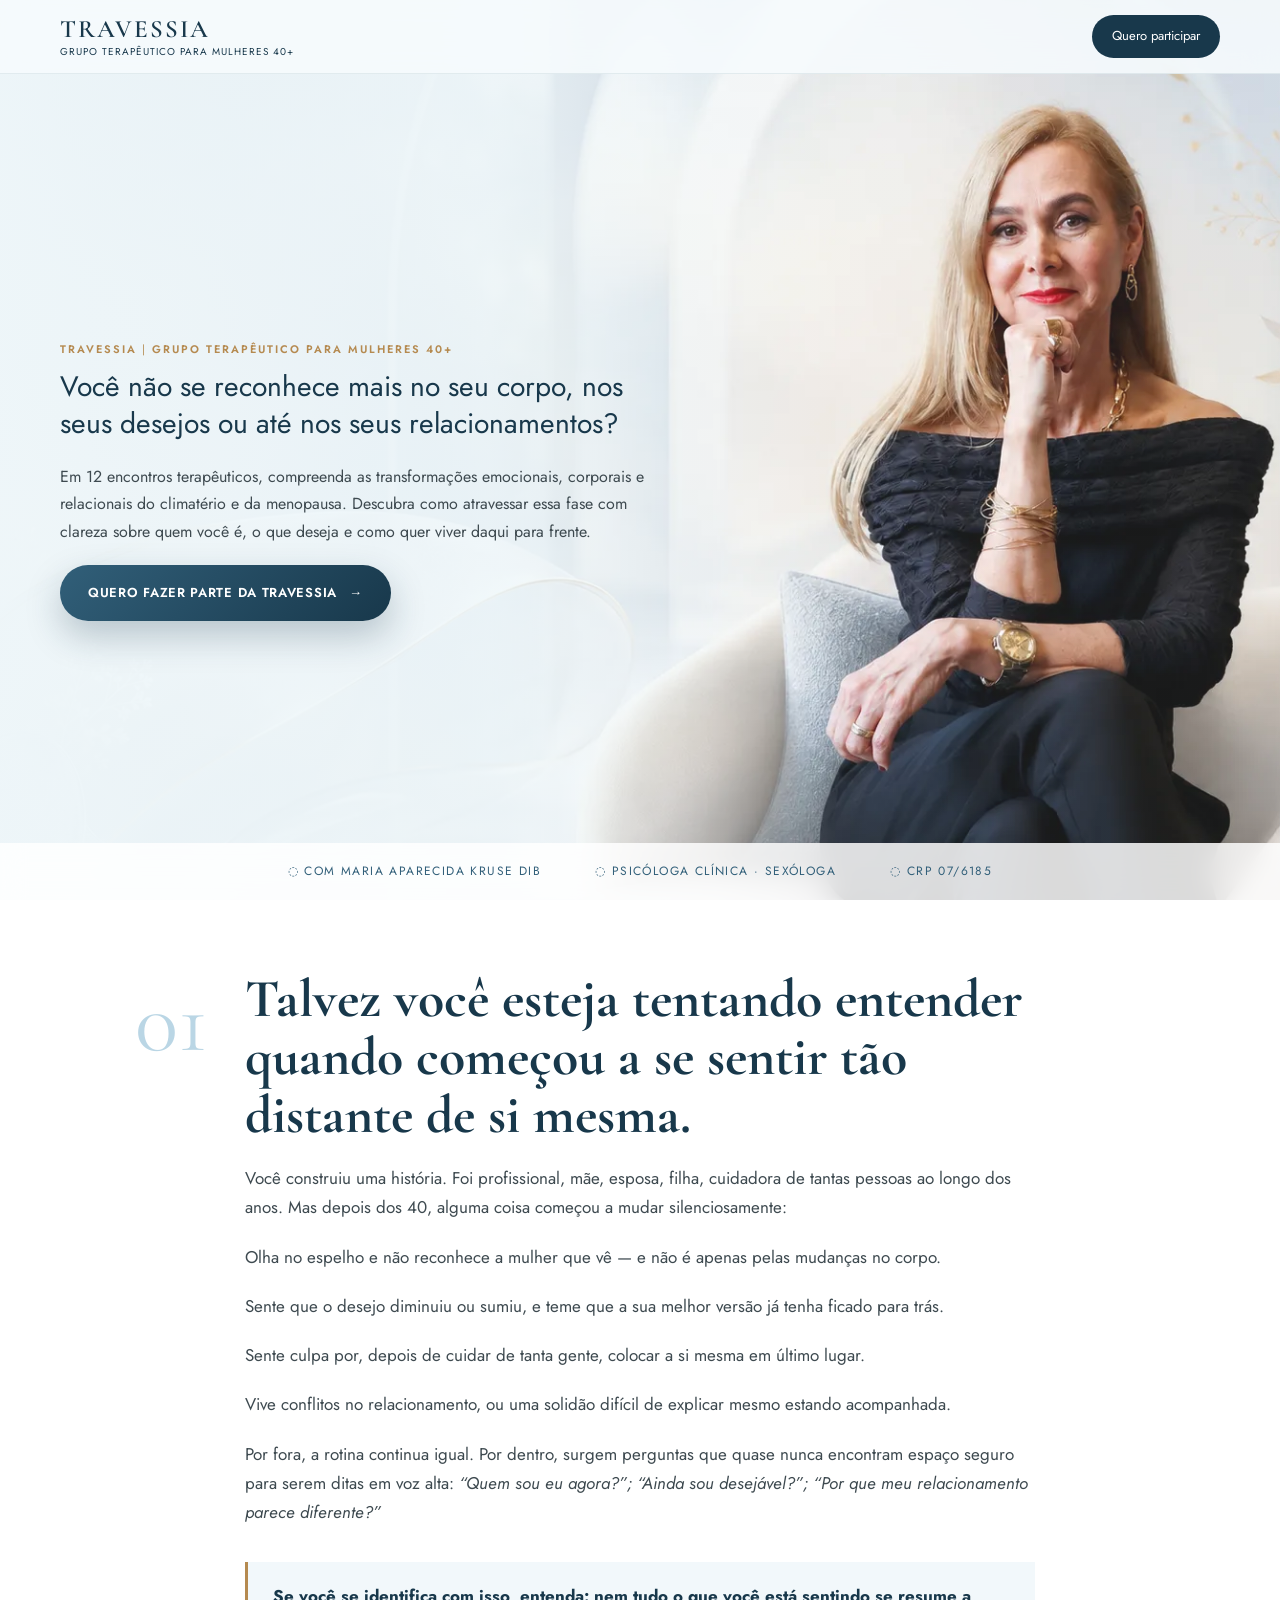
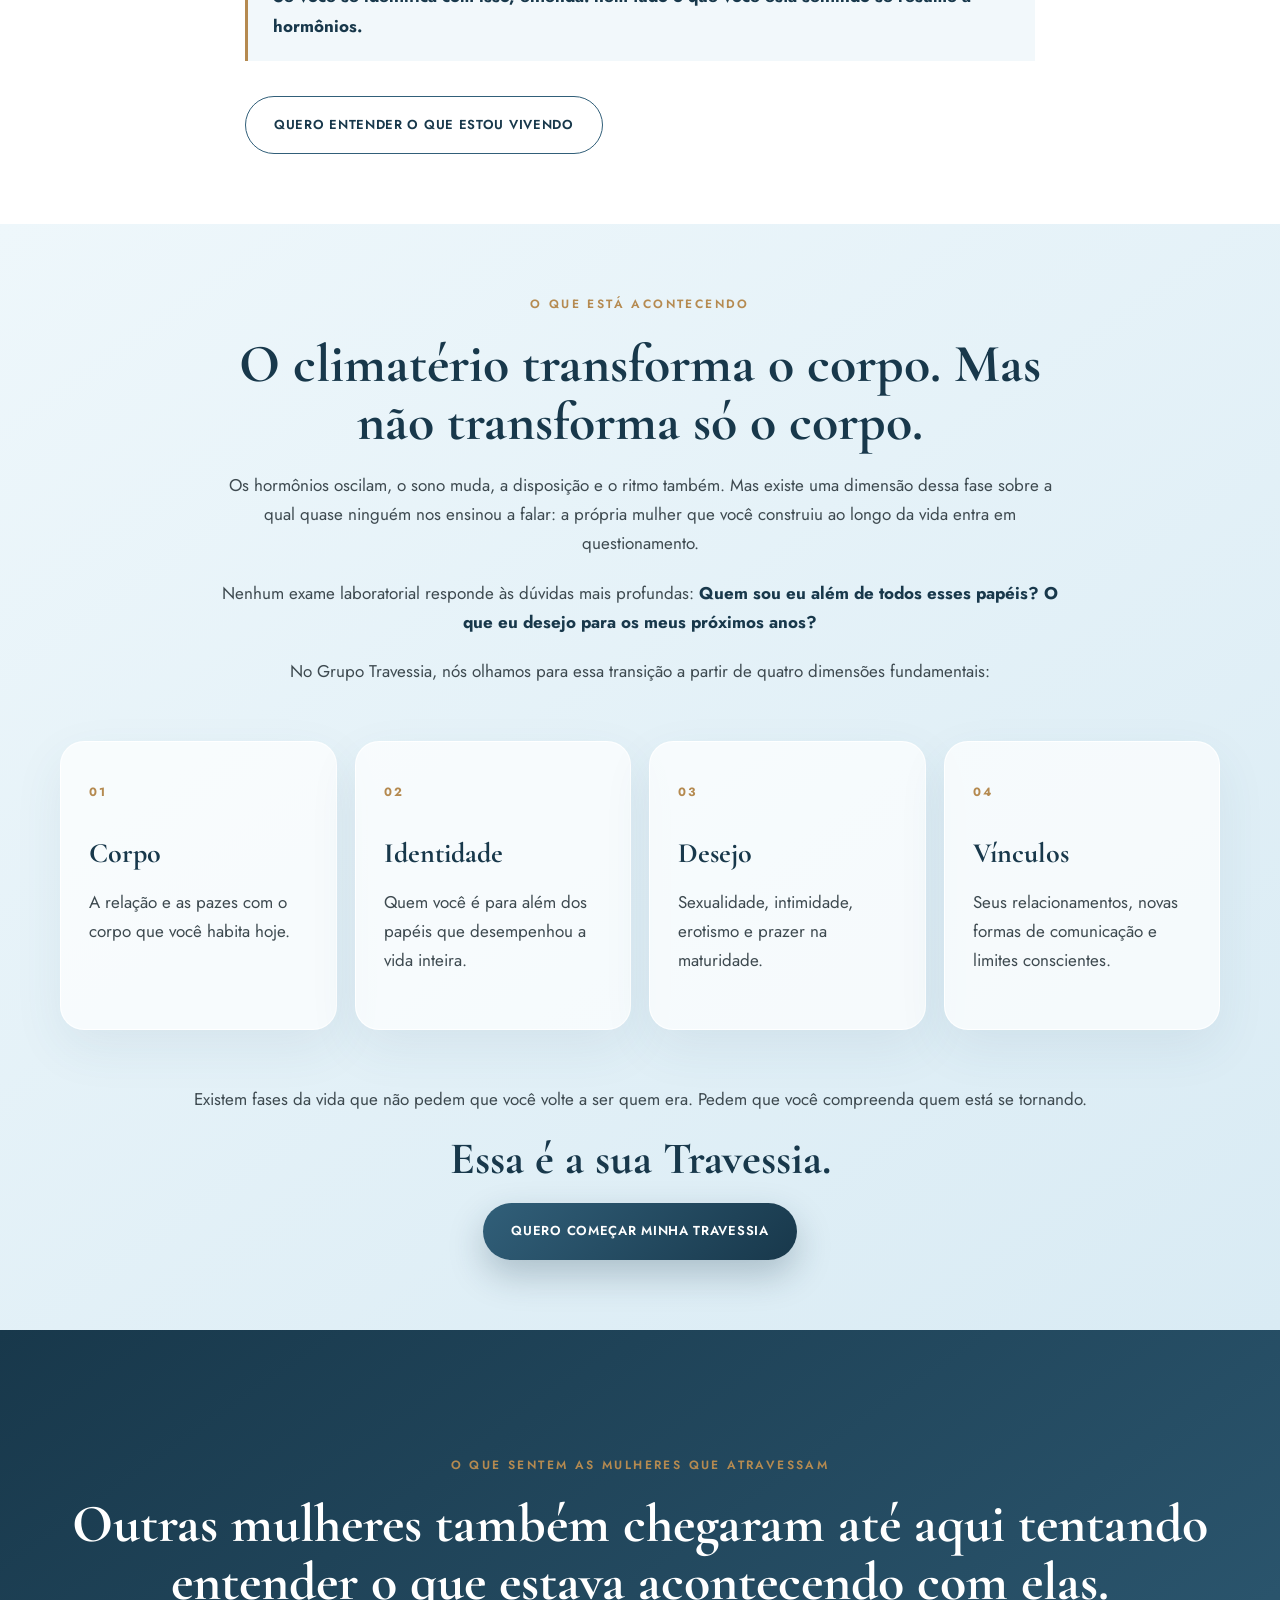
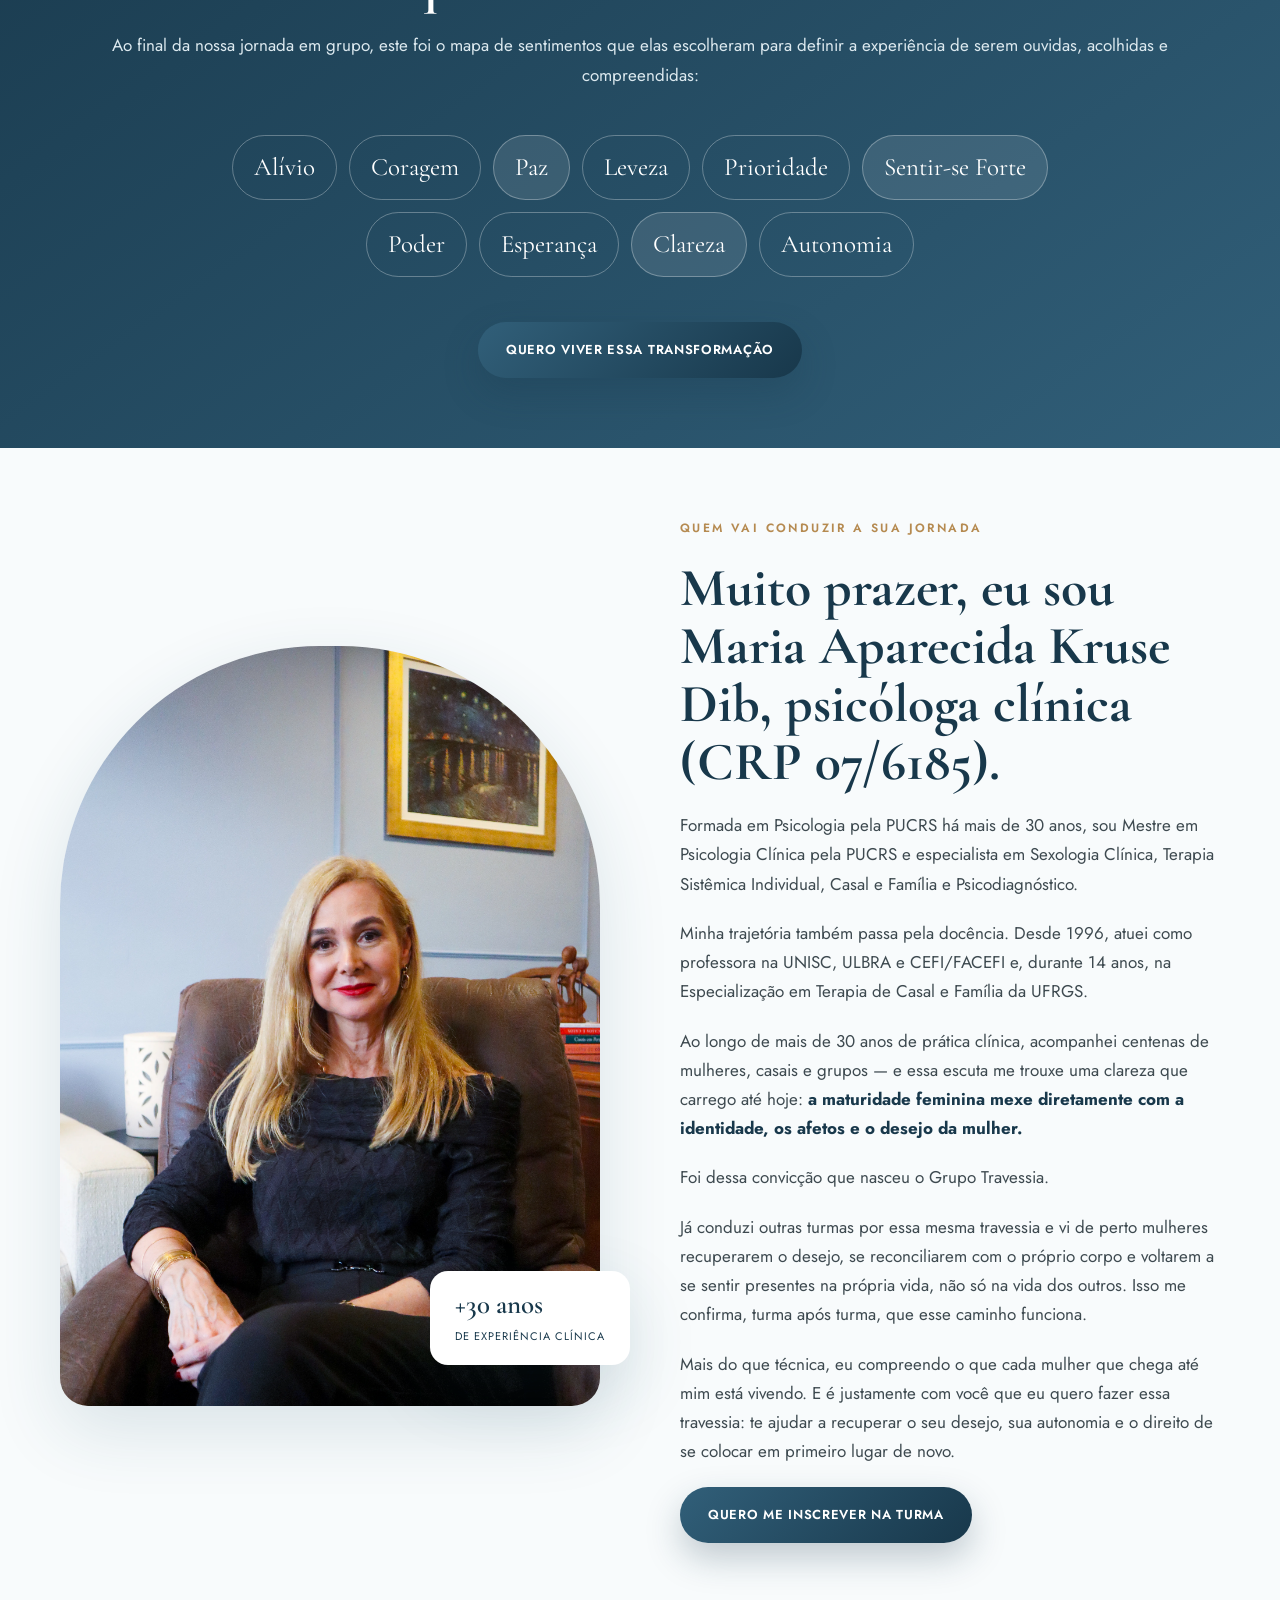
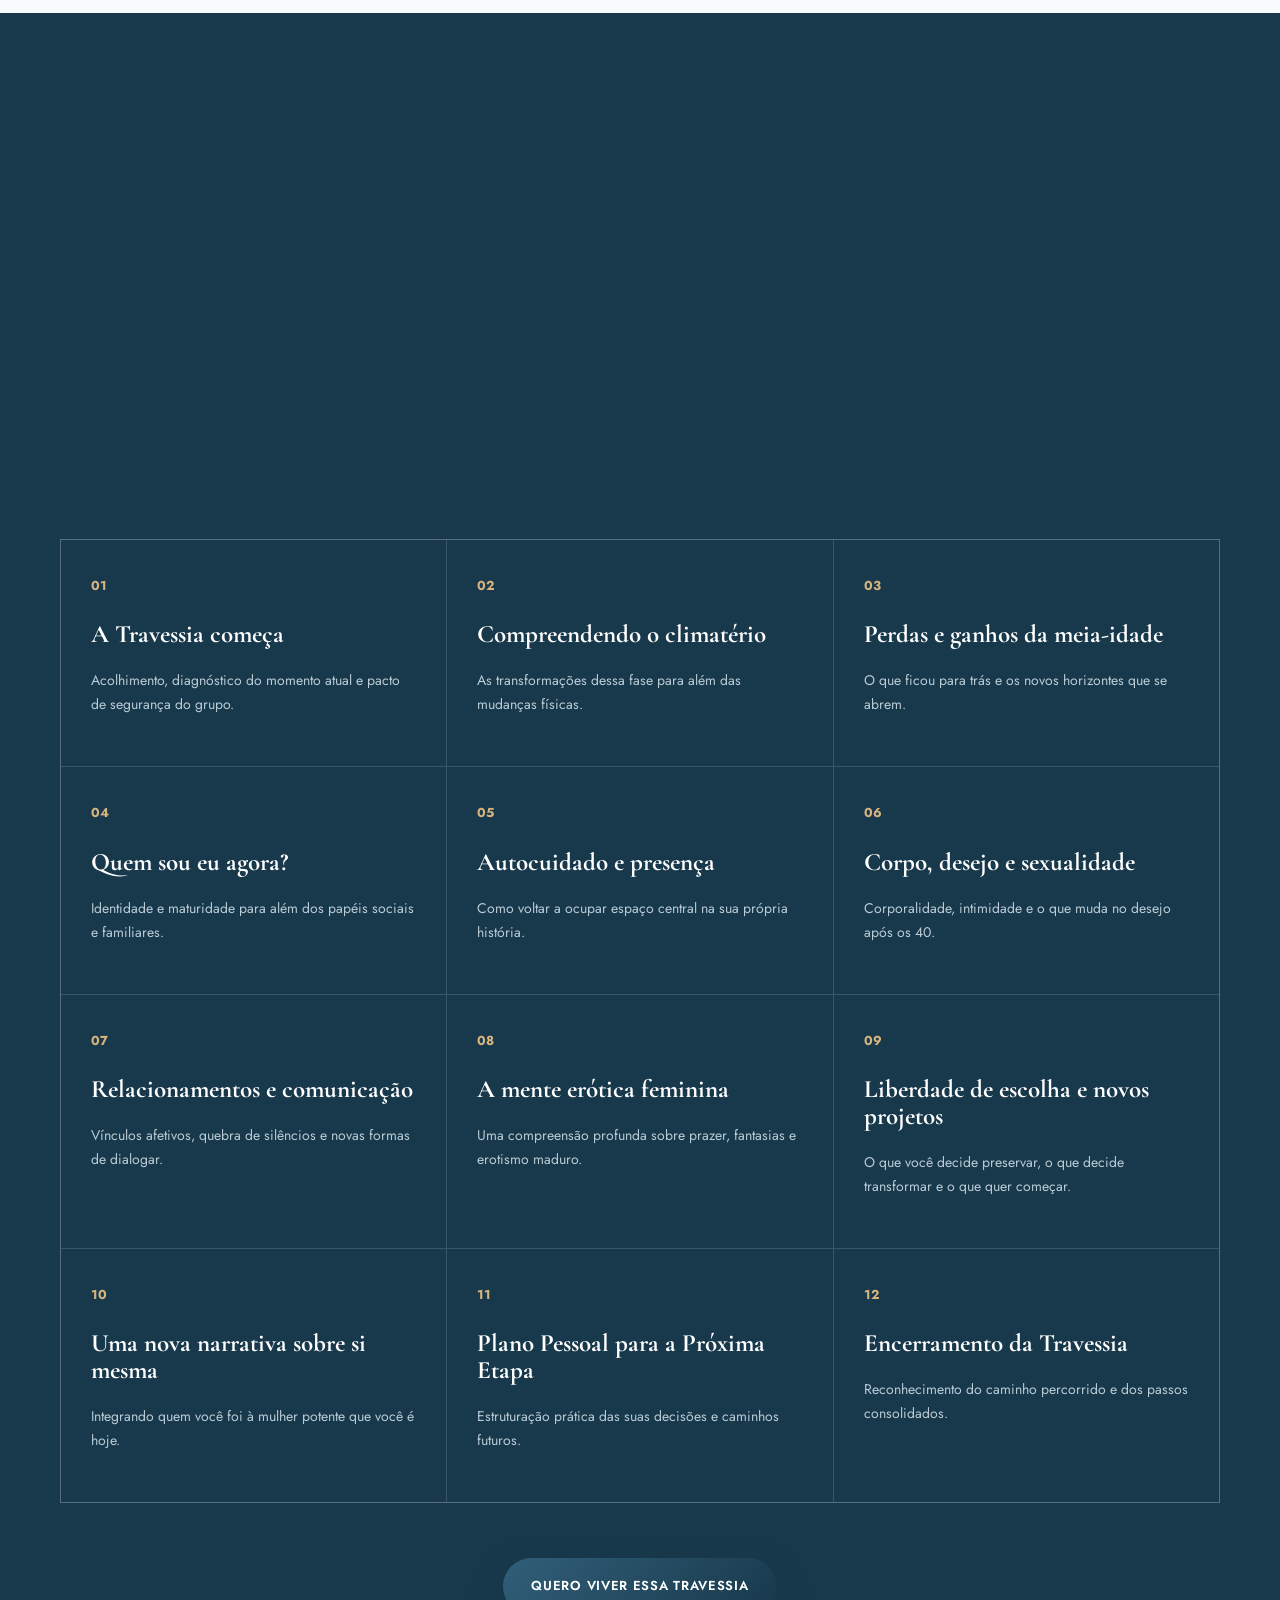
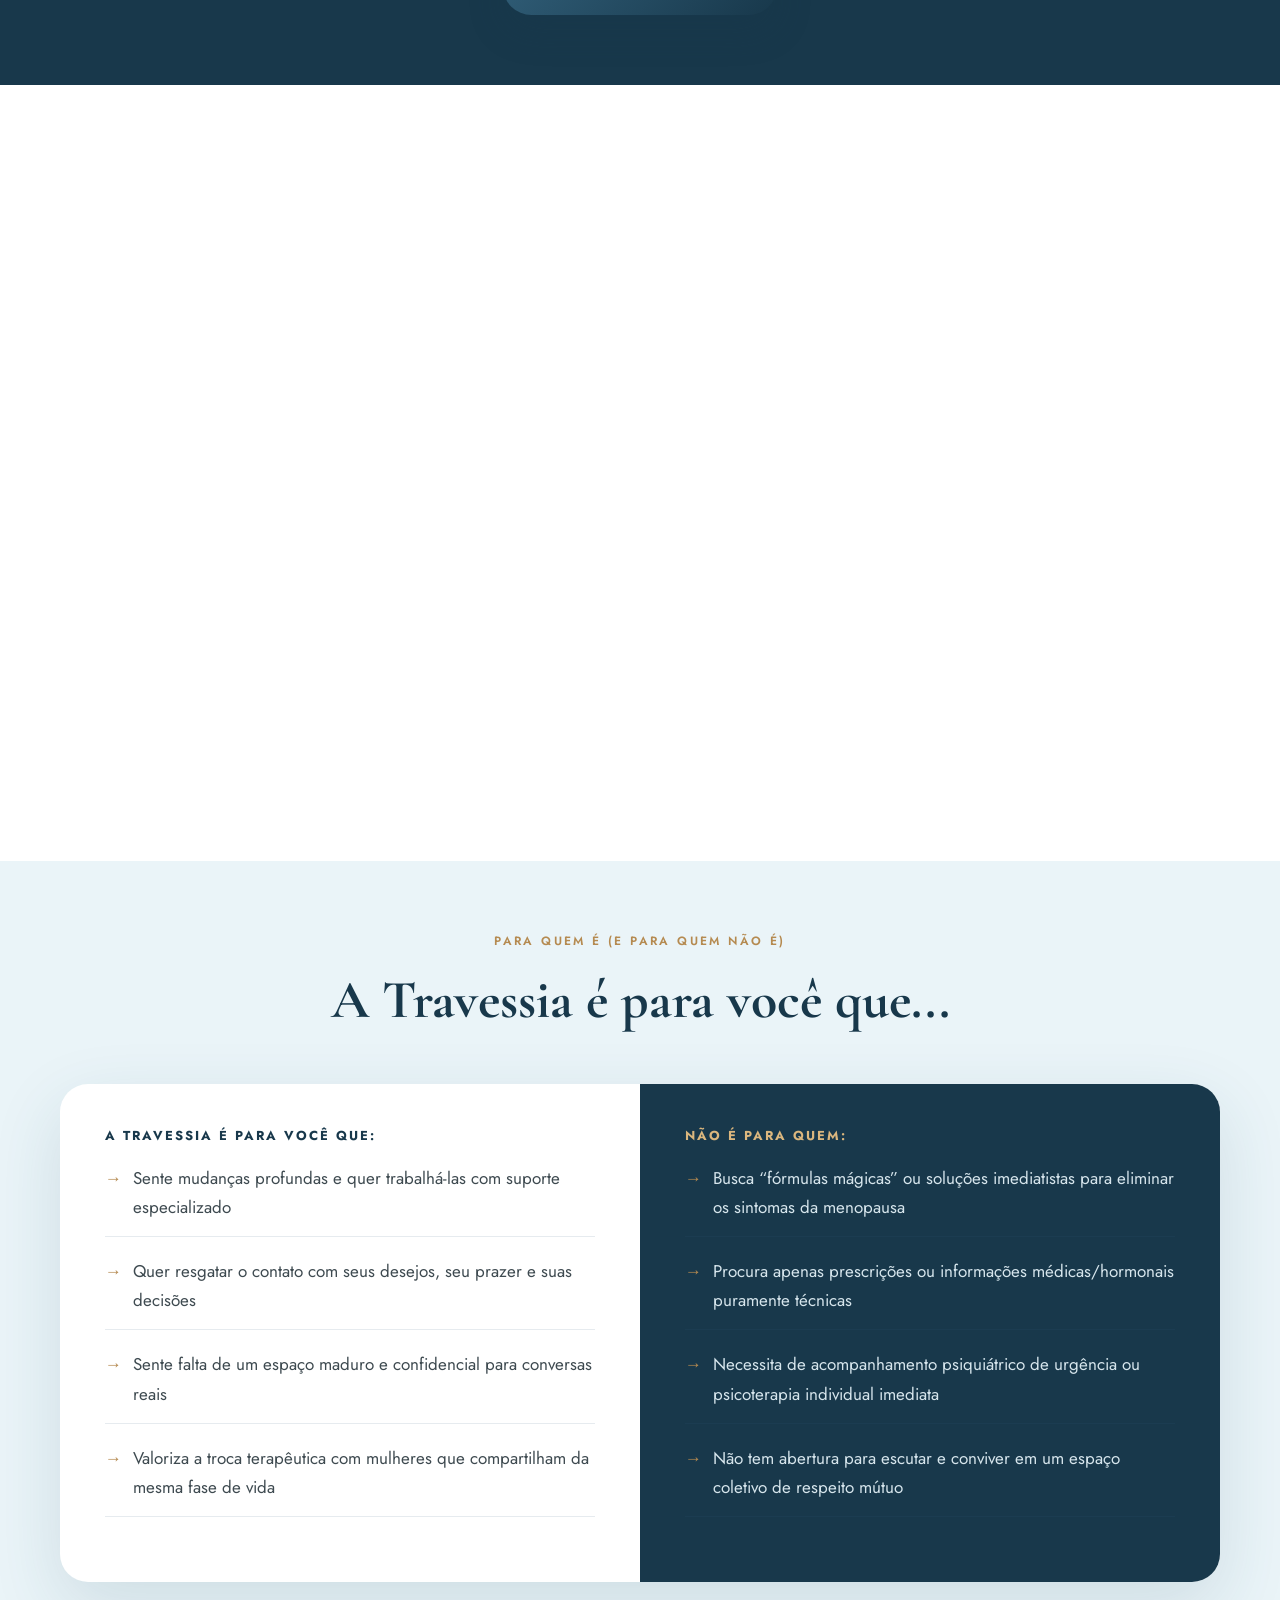
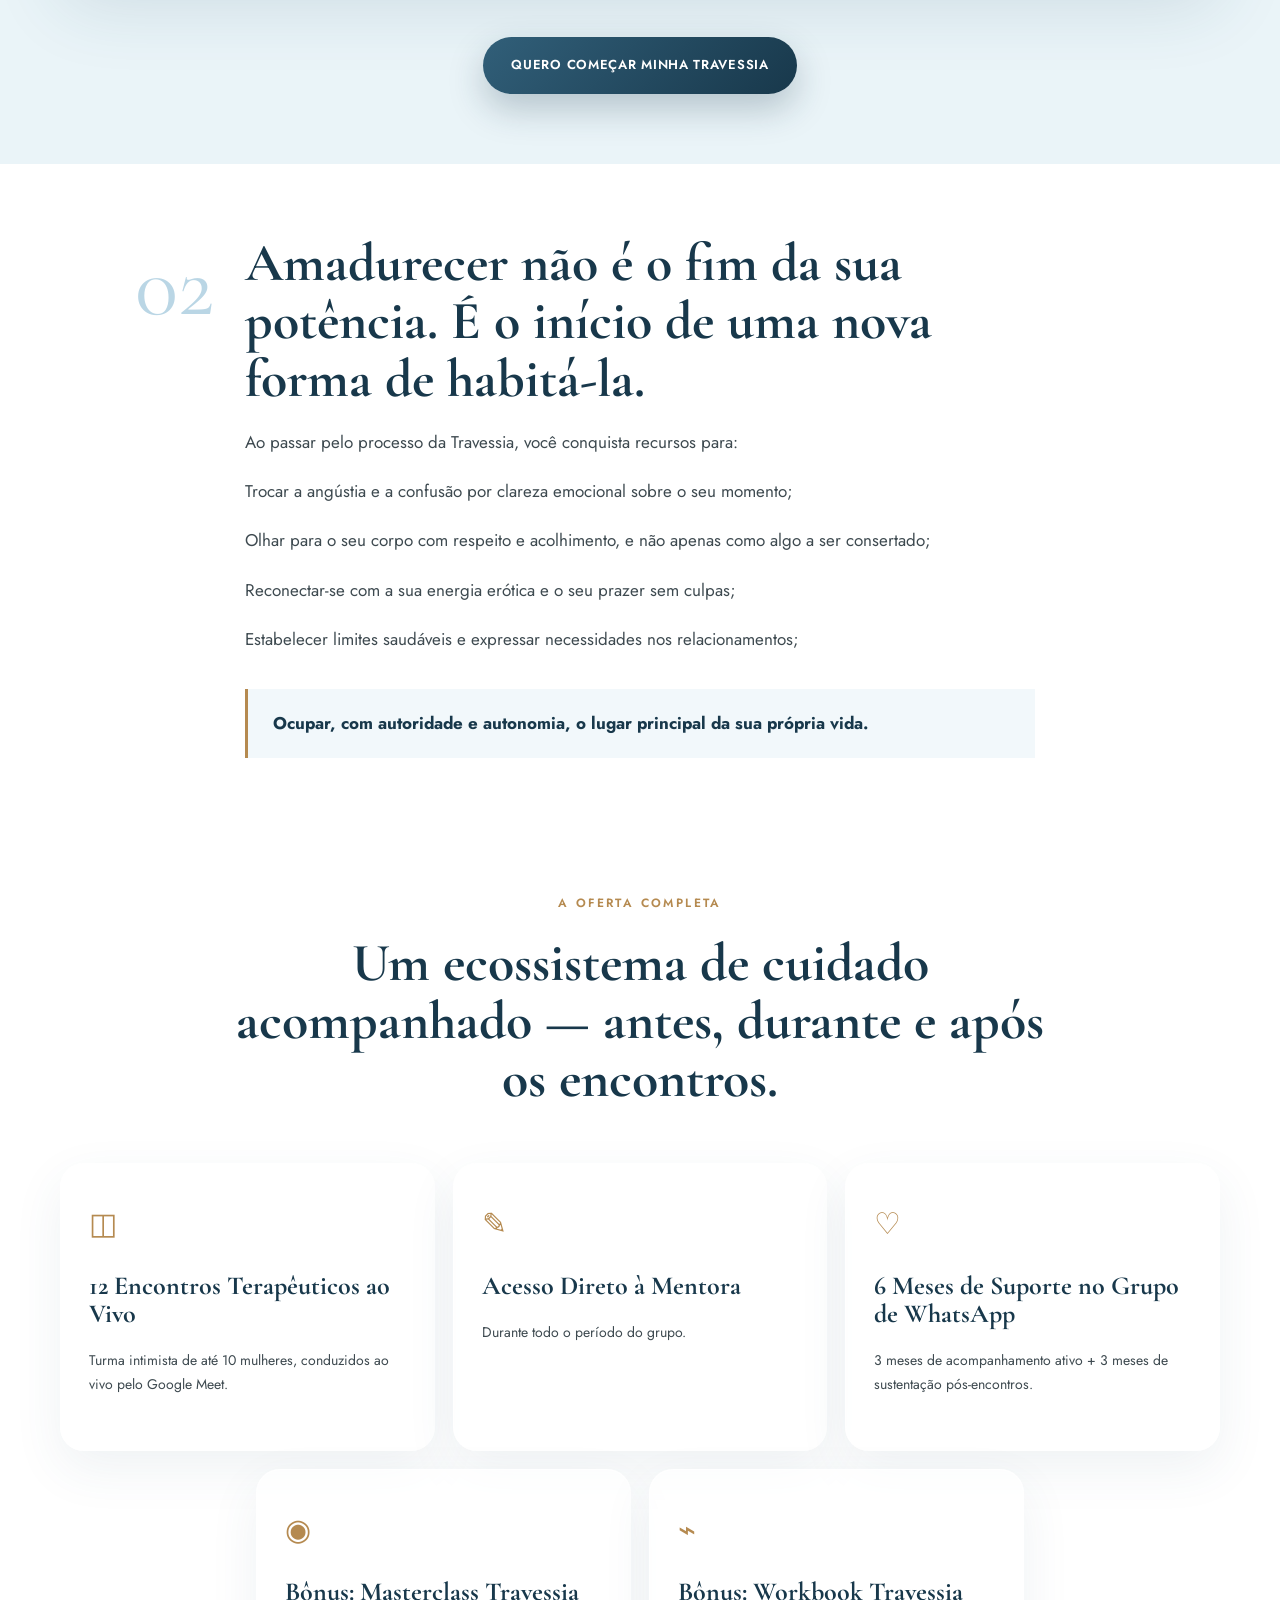
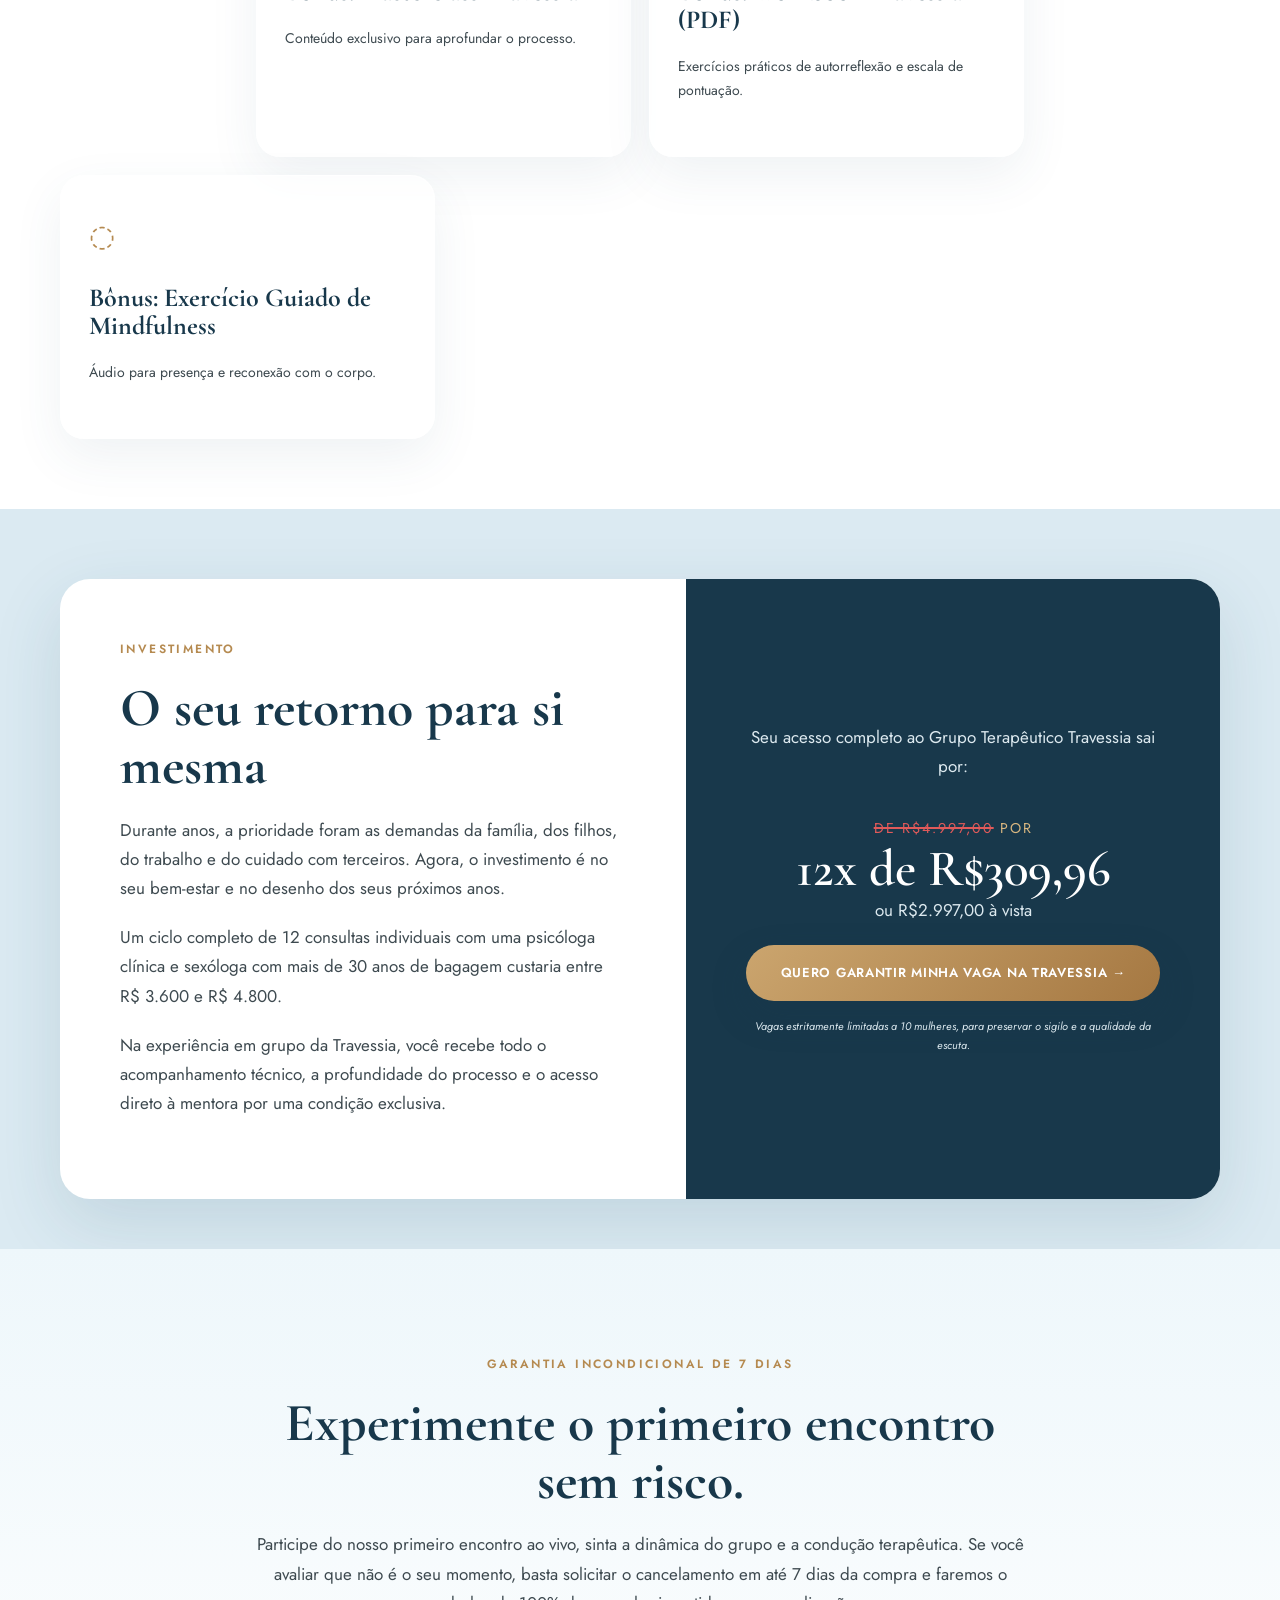
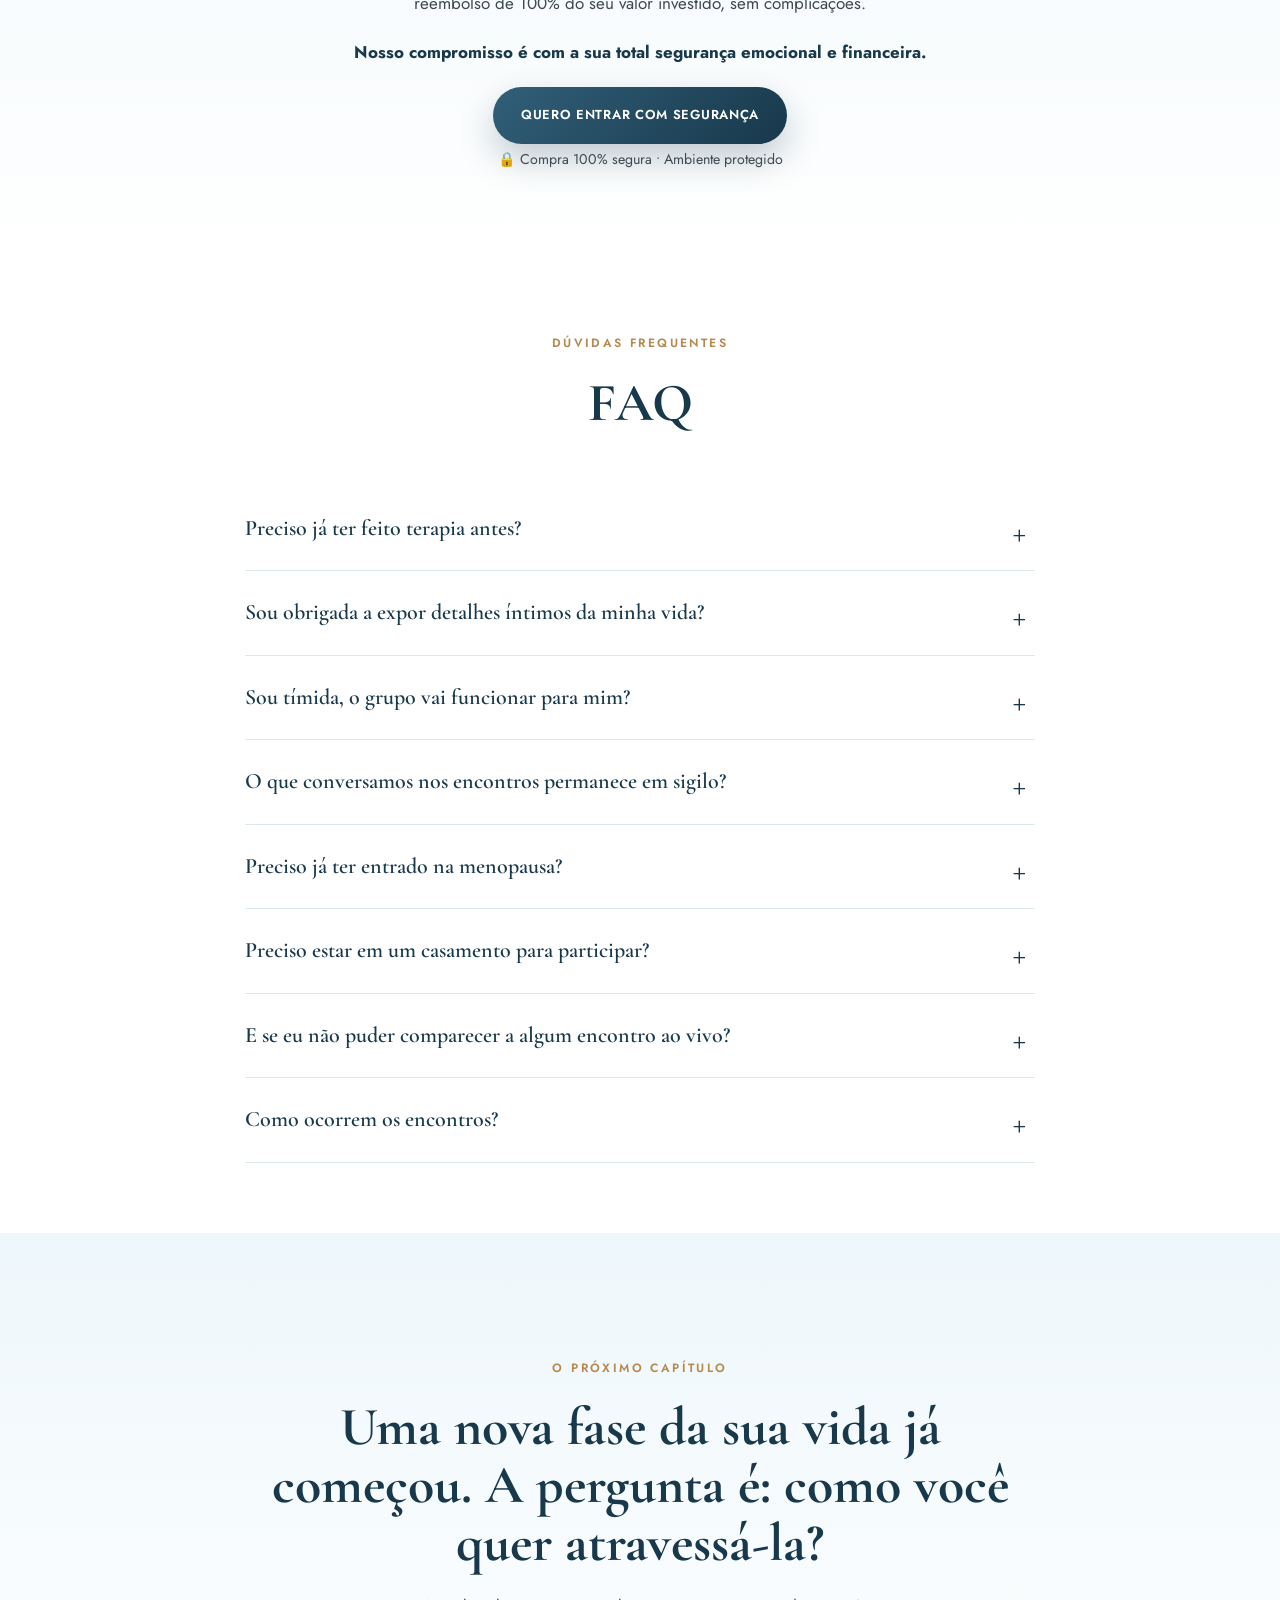
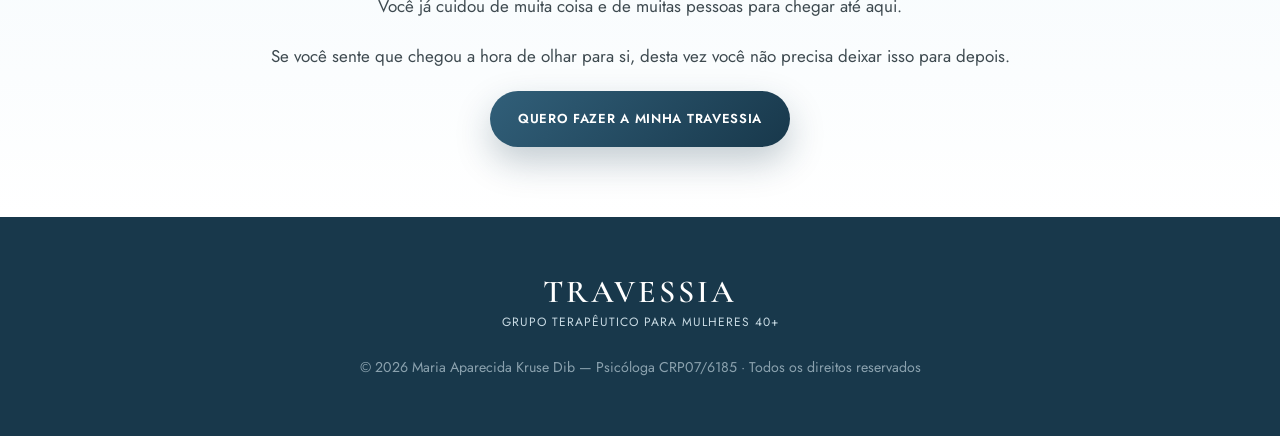
<file: index.html>
<!doctype html><html lang="pt-BR"><head>
<meta charset="utf-8"><meta name="viewport" content="width=device-width,initial-scale=1">
<title>Travessia | Grupo Terapêutico para Mulheres 40+</title>
<meta name="description" content="Grupo terapêutico online para mulheres 40+. 12 encontros com Maria Aparecida Kruse Dib para compreender corpo, identidade, desejo e vínculos no climatério e na menopausa.">
<meta name="theme-color" content="#dcecf5"><meta property="og:title" content="Travessia | Grupo Terapêutico para Mulheres 40+"><meta property="og:description" content="Uma travessia acolhida para compreender as mudanças e escolher como viver daqui para frente."><meta property="og:image" content="img/hero-travessia.webp">
<link rel="preconnect" href="https://fonts.googleapis.com"><link rel="preconnect" href="https://fonts.gstatic.com" crossorigin><link href="https://fonts.googleapis.com/css2?family=Cormorant+Garamond:ital,wght@0,500;0,600;1,500&family=Jost:wght@300;400;500;600&display=swap" rel="stylesheet"><link rel="stylesheet" href="styles.css">
<style>.section{padding:70px 0}</style>
</head><body>
<a class="skip" href="#conteudo">Ir para o conteúdo</a>
<header class="nav"><a class="brand" href="#inicio"><span>TRAVESSIA</span><small>Grupo terapêutico para mulheres 40+</small></a><a class="nav-cta" href="#investimento">Quero participar</a></header>
<main id="conteudo">

<section class="hero" id="inicio"><div class="hero-bg"></div><div class="container hero-grid"><div class="hero-copy reveal"><h1 style="font-size:11px;text-transform:uppercase;letter-spacing:2px;font-family:Jost,sans-serif;font-weight:600;color:var(--gold);margin-bottom:14px">TRAVESSIA <i style="font-style:normal">|</i> Grupo Terapêutico para Mulheres 40+</h1><h2>Você não se reconhece mais no seu corpo, nos seus desejos ou até nos seus relacionamentos?</h2><p>Em 12 encontros terapêuticos, compreenda as transformações emocionais, corporais e relacionais do climatério e da menopausa. Descubra como atravessar essa fase com clareza sobre quem você é, o que deseja e como quer viver daqui para frente.</p><a class="btn" href="#investimento">Quero fazer parte da Travessia <span>→</span></a></div></div><div class="trust"><span>◌ Com Maria Aparecida Kruse Dib</span><span>◌ Psicóloga Clínica · Sexóloga</span><span>◌ CRP 07/6185</span></div></section>

<section class="section identify"><div class="container narrow reveal"><span class="num">01</span><h2>Talvez você esteja tentando entender quando começou a se sentir tão distante de si mesma.</h2><p>Você construiu uma história. Foi profissional, mãe, esposa, filha, cuidadora de tantas pessoas ao longo dos anos. Mas depois dos 40, alguma coisa começou a mudar silenciosamente:</p><p>Olha no espelho e não reconhece a mulher que vê — e não é apenas pelas mudanças no corpo.</p><p>Sente que o desejo diminuiu ou sumiu, e teme que a sua melhor versão já tenha ficado para trás.</p><p>Sente culpa por, depois de cuidar de tanta gente, colocar a si mesma em último lugar.</p><p>Vive conflitos no relacionamento, ou uma solidão difícil de explicar mesmo estando acompanhada.</p><p>Por fora, a rotina continua igual. Por dentro, surgem perguntas que quase nunca encontram espaço seguro para serem ditas em voz alta: <em>“Quem sou eu agora?”; “Ainda sou desejável?”; “Por que meu relacionamento parece diferente?”</em></p><p class="callout"><strong>Se você se identifica com isso, entenda: nem tudo o que você está sentindo se resume a hormônios.</strong></p><a class="btn outline" href="#investimento">Quero entender o que estou vivendo</a></div></section>

<section class="section dimensions"><div class="container"><div class="section-head reveal"><span class="eyebrow">O que está acontecendo</span><h2>O climatério transforma o corpo. Mas não transforma só o corpo.</h2><p>Os hormônios oscilam, o sono muda, a disposição e o ritmo também. Mas existe uma dimensão dessa fase sobre a qual quase ninguém nos ensinou a falar: a própria mulher que você construiu ao longo da vida entra em questionamento.</p><p>Nenhum exame laboratorial responde às dúvidas mais profundas: <strong>Quem sou eu além de todos esses papéis? O que eu desejo para os meus próximos anos?</strong></p><p>No Grupo Travessia, nós olhamos para essa transição a partir de quatro dimensões fundamentais:</p></div><div class="cards four"><article><b>01</b><h3>Corpo</h3><p>A relação e as pazes com o corpo que você habita hoje.</p></article><article><b>02</b><h3>Identidade</h3><p>Quem você é para além dos papéis que desempenhou a vida inteira.</p></article><article><b>03</b><h3>Desejo</h3><p>Sexualidade, intimidade, erotismo e prazer na maturidade.</p></article><article><b>04</b><h3>Vínculos</h3><p>Seus relacionamentos, novas formas de comunicação e limites conscientes.</p></article></div><div class="center reveal"><p>Existem fases da vida que não pedem que você volte a ser quem era. Pedem que você compreenda quem está se tornando.</p><h3 class="serif">Essa é a sua Travessia.</h3><a class="btn" href="#investimento">Quero começar minha Travessia</a></div></div></section>

<section class="section social"><div class="container center"><span class="eyebrow">O que sentem as mulheres que atravessam</span><h2>Outras mulheres também chegaram até aqui tentando entender o que estava acontecendo com elas.</h2><p>Ao final da nossa jornada em grupo, este foi o mapa de sentimentos que elas escolheram para definir a experiência de serem ouvidas, acolhidas e compreendidas:</p><div class="word-cloud"><span>Alívio</span><span>Coragem</span><span>Paz</span><span>Leveza</span><span>Prioridade</span><span>Sentir-se Forte</span><span>Poder</span><span>Esperança</span><span>Clareza</span><span>Autonomia</span></div><a class="btn" href="#investimento">Quero viver essa transformação</a></div></section>

<section class="section about"><div class="container split"><div class="portrait-wrap reveal"><img src="aparecida.webp" alt="Maria Aparecida Kruse Dib, psicóloga" loading="lazy" width="1365" height="2048"><div class="credential">+30 anos<br><small>de experiência clínica</small></div></div><div class="reveal"><span class="eyebrow">Quem vai conduzir a sua jornada</span><h2>Muito prazer, eu sou Maria Aparecida Kruse Dib, psicóloga clínica (CRP 07/6185).</h2><p>Formada em Psicologia pela PUCRS há mais de 30 anos, sou Mestre em Psicologia Clínica pela PUCRS e especialista em Sexologia Clínica, Terapia Sistêmica Individual, Casal e Família e Psicodiagnóstico.</p><p>Minha trajetória também passa pela docência. Desde 1996, atuei como professora na UNISC, ULBRA e CEFI/FACEFI e, durante 14 anos, na Especialização em Terapia de Casal e Família da UFRGS.</p><p>Ao longo de mais de 30 anos de prática clínica, acompanhei centenas de mulheres, casais e grupos — e essa escuta me trouxe uma clareza que carrego até hoje: <strong>a maturidade feminina mexe diretamente com a identidade, os afetos e o desejo da mulher.</strong></p><p>Foi dessa convicção que nasceu o Grupo Travessia.</p><p>Já conduzi outras turmas por essa mesma travessia e vi de perto mulheres recuperarem o desejo, se reconciliarem com o próprio corpo e voltarem a se sentir presentes na própria vida, não só na vida dos outros. Isso me confirma, turma após turma, que esse caminho funciona.</p><p>Mais do que técnica, eu compreendo o que cada mulher que chega até mim está vivendo. E é justamente com você que eu quero fazer essa travessia: te ajudar a recuperar o seu desejo, sua autonomia e o direito de se colocar em primeiro lugar de novo.</p><a class="btn" href="#investimento">Quero me inscrever na turma</a></div></div></section>

<section class="section process"><div class="container"><div class="section-head reveal"><span class="eyebrow">Como funciona o processo</span><h2>Uma turma pequena e reservada para um processo que precisa de escuta e profundidade.</h2><p>Durante a nossa Travessia, trabalhamos 3 movimentos essenciais: <strong>reconhecer</strong> a mulher que está emergindo agora; <strong>reorganizar</strong> suas relações e prioridades a partir dessa nova consciência; <strong>construir</strong> a próxima fase da sua vida com mais clareza, desejo e liberdade.</p><p>O processo acontece ao longo de 12 encontros semanais ao vivo via Google Meet (cerca de 1h30 cada), em um grupo fechado e intimista de até 10 mulheres:</p></div><div class="timeline">
<article><b>01</b><h3>A Travessia começa</h3><p>Acolhimento, diagnóstico do momento atual e pacto de segurança do grupo.</p></article><article><b>02</b><h3>Compreendendo o climatério</h3><p>As transformações dessa fase para além das mudanças físicas.</p></article><article><b>03</b><h3>Perdas e ganhos da meia-idade</h3><p>O que ficou para trás e os novos horizontes que se abrem.</p></article><article><b>04</b><h3>Quem sou eu agora?</h3><p>Identidade e maturidade para além dos papéis sociais e familiares.</p></article><article><b>05</b><h3>Autocuidado e presença</h3><p>Como voltar a ocupar espaço central na sua própria história.</p></article><article><b>06</b><h3>Corpo, desejo e sexualidade</h3><p>Corporalidade, intimidade e o que muda no desejo após os 40.</p></article><article><b>07</b><h3>Relacionamentos e comunicação</h3><p>Vínculos afetivos, quebra de silêncios e novas formas de dialogar.</p></article><article><b>08</b><h3>A mente erótica feminina</h3><p>Uma compreensão profunda sobre prazer, fantasias e erotismo maduro.</p></article><article><b>09</b><h3>Liberdade de escolha e novos projetos</h3><p>O que você decide preservar, o que decide transformar e o que quer começar.</p></article><article><b>10</b><h3>Uma nova narrativa sobre si mesma</h3><p>Integrando quem você foi à mulher potente que você é hoje.</p></article><article><b>11</b><h3>Plano Pessoal para a Próxima Etapa</h3><p>Estruturação prática das suas decisões e caminhos futuros.</p></article><article><b>12</b><h3>Encerramento da Travessia</h3><p>Reconhecimento do caminho percorrido e dos passos consolidados.</p></article></div><div class="center"><a class="btn" href="#investimento">Quero viver essa Travessia</a></div></div></section>

<section class="section group"><div class="container split"><div class="group-visual reveal"><div class="circle c1"></div><div class="circle c2"></div><div class="circle c3"></div><span>Você não está sozinha.</span></div><div class="reveal"><span class="eyebrow">Por que a experiência em grupo é tão potente?</span><h2>Existe algo transformador em perceber: “Não sou só eu que estou vivendo isso.”</h2><p>Pode parecer desconfortável pensar em falar sobre intimidade, corpo, envelhecimento e medos na frente de outras pessoas. Mas o Grupo Travessia não existe para expor ninguém e nem para ditar regras.</p><p>Cada mulher participa respeitando o seu próprio ritmo e seus limites.</p><p>Escutar outra mulher colocar em palavras sentimentos que você vivia em silêncio é, frequentemente, o caminho que faltava para você entender a sua própria dor. É um ambiente confidencial de validação, acolhimento e novas perspectivas.</p><p><strong>Você não precisa atravessar essa etapa sozinha.</strong></p></div></div></section>

<section class="section transformation"><div class="container"><div class="section-head reveal"><span class="eyebrow">Para quem é (e para quem não é)</span><h2>A Travessia é para você que...</h2></div><div class="compare"><div><h3>A Travessia é para você que:</h3><p>Sente mudanças profundas e quer trabalhá-las com suporte especializado</p><p>Quer resgatar o contato com seus desejos, seu prazer e suas decisões</p><p>Sente falta de um espaço maduro e confidencial para conversas reais</p><p>Valoriza a troca terapêutica com mulheres que compartilham da mesma fase de vida</p></div><div><h3>NÃO é para quem:</h3><p>Busca “fórmulas mágicas” ou soluções imediatistas para eliminar os sintomas da menopausa</p><p>Procura apenas prescrições ou informações médicas/hormonais puramente técnicas</p><p>Necessita de acompanhamento psiquiátrico de urgência ou psicoterapia individual imediata</p><p>Não tem abertura para escutar e conviver em um espaço coletivo de respeito mútuo</p></div></div><div class="center narrow reveal"><a class="btn" href="#investimento">Quero começar minha Travessia</a></div></div></section>

<section class="section identify" style="padding-bottom:50px"><div class="container narrow reveal"><span class="num">02</span><h2>Amadurecer não é o fim da sua potência. É o início de uma nova forma de habitá-la.</h2><p>Ao passar pelo processo da Travessia, você conquista recursos para:</p><p>Trocar a angústia e a confusão por clareza emocional sobre o seu momento;</p><p>Olhar para o seu corpo com respeito e acolhimento, e não apenas como algo a ser consertado;</p><p>Reconectar-se com a sua energia erótica e o seu prazer sem culpas;</p><p>Estabelecer limites saudáveis e expressar necessidades nos relacionamentos;</p><p class="callout"><strong>Ocupar, com autoridade e autonomia, o lugar principal da sua própria vida.</strong></p></div></section>

<section class="section function" style="padding-top:50px"><div class="container"><div class="section-head reveal"><span class="eyebrow">A oferta completa</span><h2>Um ecossistema de cuidado acompanhado — antes, durante e após os encontros.</h2></div><div class="features"><article><span>◫</span><h3>12 Encontros Terapêuticos ao Vivo</h3><p>Turma intimista de até 10 mulheres, conduzidos ao vivo pelo Google Meet.</p></article><article><span>✎</span><h3>Acesso Direto à Mentora</h3><p>Durante todo o período do grupo.</p></article><article><span>♡</span><h3>6 Meses de Suporte no Grupo de WhatsApp</h3><p>3 meses de acompanhamento ativo + 3 meses de sustentação pós-encontros.</p></article><article><span>◉</span><h3>Bônus: Masterclass Travessia</h3><p>Conteúdo exclusivo para aprofundar o processo.</p></article><article><span>⌁</span><h3>Bônus: Workbook Travessia (PDF)</h3><p>Exercícios práticos de autorreflexão e escala de pontuação.</p></article><article><span>◌</span><h3>Bônus: Exercício Guiado de Mindfulness</h3><p>Áudio para presença e reconexão com o corpo.</p></article></div></div></section>

<section class="section offer" id="investimento" style="padding-bottom:50px"><div class="container"><div class="offer-card"><div><span class="eyebrow">Investimento</span><h2>O seu retorno para si mesma</h2><p>Durante anos, a prioridade foram as demandas da família, dos filhos, do trabalho e do cuidado com terceiros. Agora, o investimento é no seu bem-estar e no desenho dos seus próximos anos.</p><p>Um ciclo completo de 12 consultas individuais com uma psicóloga clínica e sexóloga com mais de 30 anos de bagagem custaria entre R$ 3.600 e R$ 4.800.</p><p>Na experiência em grupo da Travessia, você recebe todo o acompanhamento técnico, a profundidade do processo e o acesso direto à mentora por uma condição exclusiva.</p></div><div class="price"><span>Seu acesso completo ao Grupo Terapêutico Travessia sai por:</span><small><s style="color:#e05a5a;text-decoration-thickness:2px">De R$4.997,00</s> por</small><strong>12x de R$309,96</strong><p>ou R$2.997,00 à vista</p><a class="btn gold" href="https://pay.kiwify.com.br/qllzUO8" target="_blank" rel="noopener">Quero garantir minha vaga na Travessia →</a><em>Vagas estritamente limitadas a 10 mulheres, para preservar o sigilo e a qualidade da escuta.</em></div></div></div></section>

<section class="section closing" style="padding-top:50px"><div class="container narrow center reveal"><span class="eyebrow">Garantia incondicional de 7 dias</span><h2>Experimente o primeiro encontro sem risco.</h2><p>Participe do nosso primeiro encontro ao vivo, sinta a dinâmica do grupo e a condução terapêutica. Se você avaliar que não é o seu momento, basta solicitar o cancelamento em até 7 dias da compra e faremos o reembolso de 100% do seu valor investido, sem complicações.</p><p><strong>Nosso compromisso é com a sua total segurança emocional e financeira.</strong></p><a class="btn" href="#investimento">Quero entrar com segurança</a><p><small>🔒 Compra 100% segura • Ambiente protegido</small></p></div></section>

<section class="section faq" id="faq"><div class="container narrow"><div class="section-head"><span class="eyebrow">Dúvidas frequentes</span><h2>FAQ</h2></div><div class="accordion">
<details><summary>Preciso já ter feito terapia antes?</summary><p>Não. O Grupo Travessia acolhe mulheres em todos os momentos de vida e autoconhecimento, com ou sem histórico anterior de psicoterapia.</p></details>
<details><summary>Sou obrigada a expor detalhes íntimos da minha vida?</summary><p>De forma alguma. Você participa das trocas no seu próprio tempo e dentro do seu limite de conforto. Ninguém é pressionada a compartilhar nada que não queira.</p></details>
<details><summary>Sou tímida, o grupo vai funcionar para mim?</summary><p>Sim. O grupo é pequeno exatamente para não gerar sensação de “plateia”. Muitas mulheres tímidas encontram enorme alívio apenas ao escutar e perceber que não estão sozinhas em suas vivências.</p></details>
<details><summary>O que conversamos nos encontros permanece em sigilo?</summary><p>Sim. O sigilo e a ética profissional são pilares inegociáveis, formalizados por um acordo de confidencialidade entre todas as participantes no primeiro encontro.</p></details>
<details><summary>Preciso já ter entrado na menopausa?</summary><p>Não. O grupo acolhe mulheres a partir dos 40 anos que estejam vivenciando qualquer fase dessa transição, desde os primeiros sinais do climatério/perimenopausa até a pós-menopausa.</p></details>
<details><summary>Preciso estar em um casamento para participar?</summary><p>Não. As reflexões sobre relacionamentos, desejo e maturidade são voltadas para a sua vivência individual, seja você casada, solteira, separada ou viúva.</p></details>
<details><summary>E se eu não puder comparecer a algum encontro ao vivo?</summary><p>Os encontros não são gravados. Como é um processo terapêutico em grupo, o sigilo e o anonimato de cada mulher são inegociáveis, e isso significa que os encontros existem só ali, ao vivo, entre quem está presente. Por isso, a participação é importante: em grupo, trabalhamos sentimentos, dúvidas, medos, anseios, psicoeducação e estratégias para lidar com essa fase, e a mudança acontece justamente ao longo do processo, através da sua presença, do seu comprometimento e do seu envolvimento com o grupo.</p></details>
<details><summary>Como ocorrem os encontros?</summary><p>Eles são 100% online, ao vivo, através da plataforma Google Meet. Você participa de onde estiver, com privacidade e sem necessidade de deslocamento.</p></details>
</div></div></section>

<section class="section closing"><div class="container narrow center reveal"><span class="eyebrow">O próximo capítulo</span><h2>Uma nova fase da sua vida já começou. A pergunta é: como você quer atravessá-la?</h2><p>Você já cuidou de muita coisa e de muitas pessoas para chegar até aqui.</p><p>Se você sente que chegou a hora de olhar para si, desta vez você não precisa deixar isso para depois.</p><a class="btn" href="#investimento">Quero fazer a minha Travessia</a></div></section>

</main><footer><span>TRAVESSIA</span><p>Grupo Terapêutico para Mulheres 40+</p><small>© 2026 Maria Aparecida Kruse Dib — Psicóloga CRP07/6185 · Todos os direitos reservados</small></footer>
<a class="mobile-cta" href="#investimento">Quero garantir minha vaga</a><script src="script.js" defer></script></body></html>
</file>
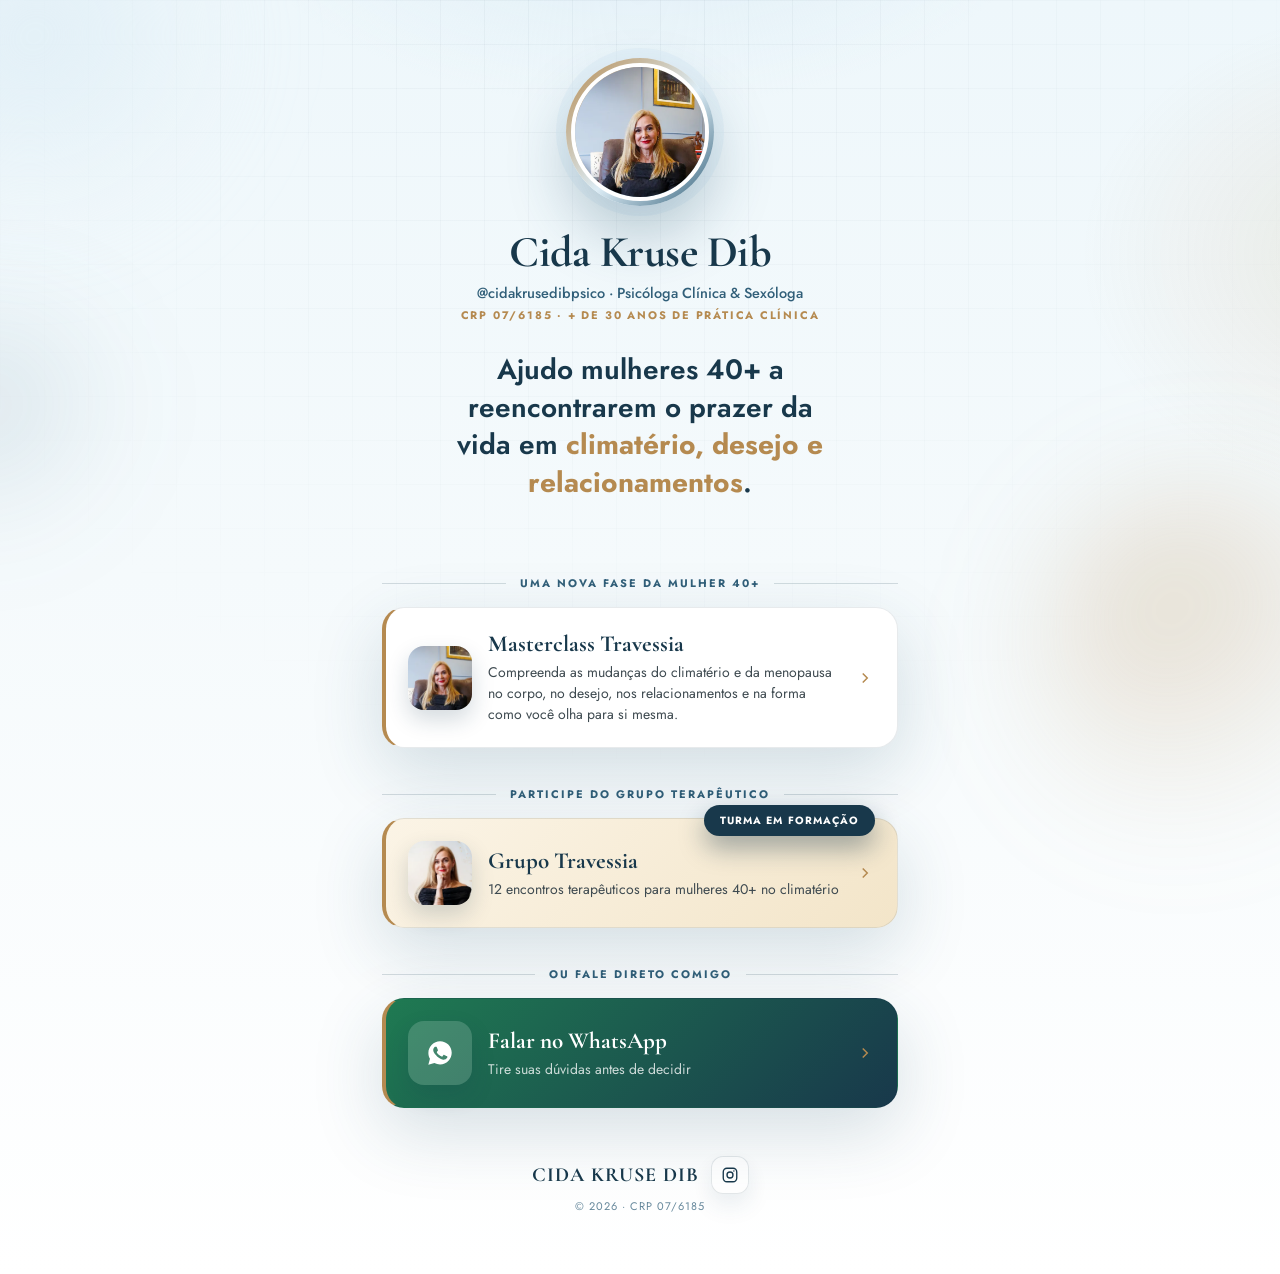
<file: bio/index.html>
<!--
  Página: Bio/Links para Cida Kruse Dib (cliente Geller — psicocidakrusedib.com.br)
  Briefing: verbal, 2026-09-03
  Nicho: Psicologia — grupo terapêutico (compliance CRP: sem promessa de resultado clínico)
  Objetivo: página bio com 2 CTAs (WhatsApp e Grupo Travessia), inspirada em eualinemoraes.com.br/links/
  Status: v2, revisão de acabamento premium após feedback da Priscila
  Pendências: ver README.md de entrega nesta pasta
  ✓ Humanizer aplicado · 10 padrões anti-cara-de-IA verificados
-->
<!doctype html>
<html lang="pt-BR">
<head>
<meta charset="utf-8">
<meta name="viewport" content="width=device-width, initial-scale=1, viewport-fit=cover">
<title>Cida Kruse Dib | Links</title>
<meta name="robots" content="index, follow">
<meta name="description" content="Links oficiais de Cida Kruse Dib, psicóloga clínica e sexóloga.">
<meta name="theme-color" content="#18384b">
<link rel="preconnect" href="https://fonts.googleapis.com">
<link rel="preconnect" href="https://fonts.gstatic.com" crossorigin>
<link href="https://fonts.googleapis.com/css2?family=Cormorant+Garamond:wght@500;600;700&family=Jost:wght@400;500;600;700;800&display=swap" rel="stylesheet">
<style>
  :root{
    --ink:#18384b;
    --blue:#315f79;
    --sky:#dcecf5;
    --pale:#f2f8fb;
    --gold:#b58a50;
    --gold-soft:#e2c99a;
    --text:#3e4a50;
    --shadow:0 24px 70px rgba(37,83,108,.18);
  }
  *{box-sizing:border-box}
  html{min-height:100%;background:var(--pale)}
  body{
    min-height:100%;
    margin:0;
    font-family:Jost,system-ui,-apple-system,BlinkMacSystemFont,"Segoe UI",sans-serif;
    color:var(--text);
    background:
      radial-gradient(680px 380px at 50% -10%,rgba(220,236,245,.95),transparent 62%),
      radial-gradient(520px 420px at 108% 20%,rgba(181,138,80,.14),transparent 58%),
      linear-gradient(180deg,#eef7fb 0%,#f5fafc 45%,#fff 100%);
    -webkit-font-smoothing:antialiased;
  }
  a{color:inherit}
  body:before{
    content:"";
    position:fixed;
    inset:0;
    pointer-events:none;
    background-image:
      linear-gradient(rgba(24,56,75,.045) 1px,transparent 1px),
      linear-gradient(90deg,rgba(24,56,75,.045) 1px,transparent 1px);
    background-size:44px 44px;
    mask-image:radial-gradient(circle at 50% 0%,#000 0%,transparent 72%);
    -webkit-mask-image:radial-gradient(circle at 50% 0%,#000 0%,transparent 72%);
  }
  .orb{
    position:fixed;
    border-radius:50%;
    filter:blur(60px);
    pointer-events:none;
    z-index:0;
    animation:float 14s ease-in-out infinite;
  }
  .orb1{width:300px;height:300px;top:-70px;left:-80px;background:radial-gradient(circle at 32% 28%,rgba(220,236,245,.95),rgba(220,236,245,0) 72%)}
  .orb2{width:360px;height:360px;bottom:6%;right:-120px;background:radial-gradient(circle at 32% 28%,rgba(181,138,80,.28),rgba(181,138,80,0) 72%);animation-delay:-4s}
  .orb3{width:220px;height:220px;top:36%;left:-100px;background:radial-gradient(circle at 32% 28%,rgba(49,95,121,.18),rgba(49,95,121,0) 72%);animation-delay:-9s}
  @keyframes float{
    0%,100%{transform:translate(0,0)}
    50%{transform:translate(14px,-18px)}
  }
  @media(prefers-reduced-motion:reduce){.orb{animation:none}}
  .page{
    position:relative;
    z-index:1;
    width:min(100vw,560px);
    margin:0 auto;
    padding:52px 22px 60px;
  }
  .profile{
    text-align:center;
    padding:6px 0 8px;
  }
  .avatar-wrap{
    width:148px;
    height:148px;
    margin:0 auto 24px;
    border-radius:50%;
    padding:5px;
    background:linear-gradient(135deg,var(--gold),var(--sky) 55%,var(--blue));
    box-shadow:0 30px 60px rgba(37,83,108,.28),0 0 0 10px rgba(220,236,245,.5);
  }
  .avatar{
    display:block;
    width:100%;
    height:100%;
    object-fit:cover;
    object-position:center 22%;
    border-radius:50%;
    border:4px solid #fff;
  }
  h1{
    margin:0 0 8px;
    font-family:"Cormorant Garamond",serif;
    font-weight:700;
    color:var(--ink);
    font-size:clamp(32px,7.6vw,44px);
    line-height:1;
    letter-spacing:-.5px;
  }
  .handle{
    margin:0 0 4px;
    font-size:14.5px;
    color:var(--blue);
    font-weight:500;
  }
  .trust{
    margin:0 auto 28px;
    font-size:11px;
    text-transform:uppercase;
    letter-spacing:1.8px;
    color:var(--gold);
    font-weight:700;
  }
  .statement{
    margin:0 auto 28px;
    max-width:370px;
    font-family:Jost,sans-serif;
    font-weight:600;
    font-size:clamp(22px,5.6vw,28px);
    line-height:1.34;
    color:var(--ink);
  }
  .statement .hl{color:var(--gold);font-weight:700}
  .socials{
    display:flex;
    justify-content:center;
    gap:14px;
    margin:0 0 8px;
  }
  .social-icon{
    width:48px;
    height:48px;
    display:grid;
    place-items:center;
    border-radius:16px;
    color:var(--ink);
    background:rgba(255,255,255,.75);
    border:1px solid rgba(24,56,75,.12);
    text-decoration:none;
    box-shadow:0 10px 24px rgba(37,83,108,.1);
    transition:transform .2s ease,border-color .2s ease;
  }
  .social-icon:hover{transform:translateY(-2px);border-color:var(--gold)}
  .social-icon svg{width:22px;height:22px;display:block}

  .section-label{
    display:flex;
    align-items:center;
    gap:14px;
    margin:38px 0 16px;
    color:var(--blue);
    font-size:11px;
    text-transform:uppercase;
    letter-spacing:2px;
    font-weight:700;
  }
  .section-label:before,.section-label:after{content:"";flex:1;height:1px;background:rgba(24,56,75,.16)}
  .section-label span{white-space:nowrap}

  .stack{display:grid;gap:16px}
  .link-card{
    position:relative;
    display:grid;
    grid-template-columns:64px minmax(0,1fr) 20px;
    align-items:center;
    gap:16px;
    padding:22px 22px;
    text-decoration:none;
    border-radius:22px;
    background:#fff;
    border:1px solid rgba(24,56,75,.1);
    border-left:4px solid var(--gold);
    box-shadow:var(--shadow);
    transition:transform .2s ease,box-shadow .2s ease;
  }
  .link-card:hover{transform:translateY(-3px);box-shadow:0 30px 80px rgba(37,83,108,.24)}
  .link-card.primary{background:linear-gradient(135deg,#fbf4e6,#f3e5c9)}
  .link-card.whatsapp{background:linear-gradient(135deg,#1f7a52,#18384b)}
  .link-card.whatsapp h2,.link-card.whatsapp p{color:#fff}
  .link-card.whatsapp p{color:rgba(255,255,255,.78)}
  .badge{
    position:absolute;
    top:-14px;
    right:22px;
    background:var(--ink);
    color:#fff;
    font-size:10.5px;
    font-weight:700;
    letter-spacing:.1em;
    text-transform:uppercase;
    padding:8px 16px;
    border-radius:999px;
    box-shadow:0 12px 26px rgba(24,56,75,.4);
  }
  .card-thumb{
    width:64px;
    height:64px;
    border-radius:16px;
    overflow:hidden;
    flex:0 0 auto;
    box-shadow:0 10px 22px rgba(24,56,75,.18);
  }
  .card-thumb img{width:100%;height:100%;object-fit:cover;display:block}
  .card-thumb.icon-thumb{
    display:grid;
    place-items:center;
    background:rgba(255,255,255,.16);
    color:#fff;
  }
  .card-thumb.icon-thumb svg{width:28px;height:28px}
  .card-text h2{
    margin:0 0 4px;
    font-family:"Cormorant Garamond",serif;
    font-weight:700;
    font-size:23px;
    color:var(--ink);
  }
  .card-text p{
    margin:0;
    font-size:14px;
    line-height:1.5;
    color:var(--text);
  }
  .arrow{display:grid;place-items:center;color:var(--gold)}
  .arrow svg{width:18px;height:18px}
  @media (max-width:520px){
    .link-card{grid-template-columns:96px minmax(0,1fr) 14px;gap:14px;padding:0 14px 0 0;align-items:stretch;overflow:hidden}
    .card-thumb{width:96px;height:auto;min-height:100%;border-radius:0;box-shadow:none;margin:0}
    .card-thumb img{height:100%}
    .card-thumb.icon-thumb{min-height:96px}
    .card-text{padding:16px 0}
    .card-text h2{font-size:19px;line-height:1.15;margin-bottom:6px}
    .card-text p{font-size:13.5px;line-height:1.45}
    .arrow{align-self:center}
    .badge{right:14px;top:-12px;padding:7px 12px;font-size:10px}
  }

  footer{
    text-align:center;
    margin-top:48px;
    color:var(--blue);
  }
  .footer-brand{
    display:flex;
    align-items:center;
    justify-content:center;
    gap:12px;
  }
  .footer-brand .social-icon{width:38px;height:38px;border-radius:12px}
  .footer-brand .social-icon svg{width:18px;height:18px}
  footer strong{
    font-family:"Cormorant Garamond",serif;
    font-size:20px;
    letter-spacing:1px;
    color:var(--ink);
  }
  footer small{
    display:block;
    margin-top:4px;
    font-size:11px;
    text-transform:uppercase;
    letter-spacing:1px;
    opacity:.75;
  }
</style>
</head>
<body>
  <span class="orb orb1"></span>
  <span class="orb orb2"></span>
  <span class="orb orb3"></span>
  <div class="page">
    <section class="profile">
      <div class="avatar-wrap">
        <img class="avatar" src="img/cida.webp" alt="Cida Kruse Dib" width="466" height="700">
      </div>
      <h1>Cida Kruse Dib</h1>
      <p class="handle">@cidakrusedibpsico · Psicóloga Clínica &amp; Sexóloga</p>
      <p class="trust">CRP 07/6185 · + de 30 anos de prática clínica</p>
      <p class="statement">Ajudo mulheres 40+ a reencontrarem o prazer da vida em <span class="hl">climatério, desejo e relacionamentos</span>.</p>
    </section>

    <div class="section-label"><span>Uma nova fase da mulher 40+</span></div>
    <div class="stack">
      <a class="link-card" href="https://psicocidakrusedib.com.br/travessia/" target="_blank" rel="noopener">
        <span class="card-thumb"><img src="img/masterclass-thumb.webp" alt="" width="300" height="300"></span>
        <span class="card-text">
          <h2>Masterclass Travessia</h2>
          <p>Compreenda as mudanças do climatério e da menopausa no corpo, no desejo, nos relacionamentos e na forma como você olha para si mesma.</p>
        </span>
        <span class="arrow">
          <svg viewBox="0 0 24 24" fill="none" stroke="currentColor" stroke-width="2"><path d="M9 6l6 6-6 6"/></svg>
        </span>
      </a>
    </div>

    <div class="section-label"><span>Participe do grupo terapêutico</span></div>
    <div class="stack">
      <a class="link-card primary" href="https://psicocidakrusedib.com.br/grupo-travessia" target="_blank" rel="noopener">
        <span class="badge">Turma em formação</span>
        <span class="card-thumb"><img src="img/travessia-thumb.webp" alt="" width="300" height="300"></span>
        <span class="card-text">
          <h2>Grupo Travessia</h2>
          <p>12 encontros terapêuticos para mulheres 40+ no climatério</p>
        </span>
        <span class="arrow">
          <svg viewBox="0 0 24 24" fill="none" stroke="currentColor" stroke-width="2"><path d="M9 6l6 6-6 6"/></svg>
        </span>
      </a>
    </div>

    <div class="section-label"><span>Ou fale direto comigo</span></div>
    <div class="stack">
      <a class="link-card whatsapp" href="https://wa.me/5551991661564" target="_blank" rel="noopener">
        <span class="card-thumb icon-thumb">
          <svg viewBox="0 0 24 24" fill="currentColor"><path d="M12.04 2c-5.5 0-10 4.5-10 10 0 1.77.46 3.45 1.34 4.94L2 22l5.2-1.36a10 10 0 0 0 4.84 1.24h.01c5.5 0 10-4.5 10-10s-4.5-9.88-10.01-9.88Zm5.86 14.24c-.25.7-1.45 1.34-2 1.43-.5.08-1.14.11-1.84-.12-.42-.13-.97-.32-1.67-.62-2.93-1.27-4.85-4.22-5-4.42-.14-.19-1.2-1.6-1.2-3.06 0-1.46.77-2.17 1.04-2.47.27-.3.6-.37.8-.37.2 0 .4 0 .57.01.18.01.43-.07.67.51.25.6.85 2.07.92 2.22.07.15.12.33.02.53-.1.2-.15.32-.3.49-.14.17-.31.38-.44.51-.15.15-.3.31-.13.6.17.3.77 1.27 1.66 2.05 1.14 1.01 2.1 1.33 2.4 1.48.3.15.47.13.65-.07.17-.2.75-.87.95-1.17.2-.3.4-.25.66-.15.27.1 1.72.81 2.02.96.3.15.5.22.57.35.08.13.08.75-.17 1.45Z"/></svg>
        </span>
        <span class="card-text">
          <h2>Falar no WhatsApp</h2>
          <p>Tire suas dúvidas antes de decidir</p>
        </span>
        <span class="arrow">
          <svg viewBox="0 0 24 24" fill="none" stroke="currentColor" stroke-width="2"><path d="M9 6l6 6-6 6"/></svg>
        </span>
      </a>
    </div>

    <footer>
      <div class="footer-brand">
        <strong>CIDA KRUSE DIB</strong>
        <a class="social-icon" href="https://www.instagram.com/cidakrusedibpsico?igsi=MW4yd2Z1YnFheXhiOQ==" target="_blank" rel="noopener" aria-label="Instagram">
          <svg viewBox="0 0 24 24" fill="none" stroke="currentColor" stroke-width="1.8"><rect x="3" y="3" width="18" height="18" rx="5"/><circle cx="12" cy="12" r="4"/><circle cx="17.2" cy="6.8" r="1" fill="currentColor" stroke="none"/></svg>
        </a>
      </div>
      <small>© 2026 · CRP 07/6185</small>
    </footer>
  </div>
</body>
</html>
</file>
<file: styles.css>
:root{--ink:#18384b;--blue:#315f79;--sky:#dcecf5;--pale:#f2f8fb;--white:#fff;--gold:#b58a50;--text:#3e4a50;--shadow:0 24px 70px rgba(37,83,108,.14)}*{box-sizing:border-box}html{scroll-behavior:smooth;scroll-padding-top:80px}body{margin:0;color:var(--text);font-family:Jost,sans-serif;font-size:17px;line-height:1.72;background:#fff;-webkit-font-smoothing:antialiased}h1,h2,h3,.serif{font-family:"Cormorant Garamond",serif;color:var(--ink);line-height:1.08;margin:0 0 20px}h1{font-size:clamp(48px,5.6vw,82px)}h2{font-size:clamp(38px,4.2vw,58px)}h3{font-size:28px}p{margin:0 0 20px}strong{color:var(--ink)}a{color:inherit}.container{width:min(1160px,calc(100% - 48px));margin:auto}.narrow{width:min(790px,100%)}.section{padding:110px 0;position:relative;overflow:hidden}.eyebrow{text-transform:uppercase;letter-spacing:2.4px;font-size:12px;font-weight:600;color:var(--gold);display:block;margin-bottom:20px}.skip{position:fixed;left:12px;top:-60px;background:#fff;padding:10px;z-index:999}.skip:focus{top:12px}.nav{height:74px;padding:0 max(24px,calc((100vw - 1160px)/2));display:flex;align-items:center;justify-content:space-between;position:fixed;inset:0 0 auto;z-index:100;background:rgba(246,251,253,.88);backdrop-filter:blur(16px);border-bottom:1px solid rgba(49,95,121,.1)}.brand{text-decoration:none;color:var(--ink);line-height:1}.brand span{font-family:"Cormorant Garamond";font-size:25px;font-weight:600;letter-spacing:2px}.brand small{font-size:10px;text-transform:uppercase;letter-spacing:1px;display:block;margin-top:5px}.nav-cta{background:var(--ink);color:#fff;text-decoration:none;border-radius:100px;padding:10px 20px;font-size:13px}.hero{min-height:900px;padding:145px 0 80px;position:relative;background:#e8f2f7;display:flex;align-items:center;overflow:hidden}.hero-bg{position:absolute;inset:0;background:url('hero-travessia.webp') 50% 50%/cover no-repeat}.hero-bg:after{content:"";position:absolute;inset:0;background:linear-gradient(90deg,rgba(239,247,250,.97) 0%,rgba(239,247,250,.87) 38%,rgba(239,247,250,.1) 65%)}.hero-grid{position:relative}.hero-copy{width:54%;max-width:620px}.hero h1 i{font-weight:400;color:var(--gold)}.hero h2{font-family:Jost;font-weight:400;font-size:clamp(22px,2.2vw,30px);line-height:1.3}.hero p{font-size:16px;max-width:590px}.btn{display:inline-flex;align-items:center;justify-content:center;gap:12px;text-transform:uppercase;letter-spacing:.7px;text-decoration:none;color:#fff;background:linear-gradient(135deg,var(--blue),var(--ink));padding:17px 28px;border-radius:100px;font-size:13px;font-weight:600;box-shadow:0 15px 35px rgba(24,56,75,.25);transition:.25s}.btn:hover{transform:translateY(-3px);box-shadow:0 20px 42px rgba(24,56,75,.32)}.btn.outline{background:transparent;color:var(--ink);border:1px solid var(--blue);box-shadow:none}.btn.gold{background:linear-gradient(135deg,#cba56e,#a57842);color:#fff}.trust{position:absolute;bottom:0;left:0;right:0;display:flex;justify-content:center;gap:54px;padding:18px;background:rgba(255,255,255,.84);backdrop-filter:blur(12px);font-size:12px;text-transform:uppercase;letter-spacing:1.4px;color:var(--blue)}.identify{background:#fff}.identify .num{font-family:"Cormorant Garamond";color:#bad6e5;font-size:90px;line-height:.7;float:left;margin:20px 25px 0 -110px}.callout{border-left:3px solid var(--gold);padding:20px 25px;background:var(--pale);margin:35px 0}.dimensions{background:linear-gradient(145deg,#eef7fb,#d9ebf4)}.section-head{text-align:center;max-width:850px;margin:0 auto 55px}.cards{display:grid;gap:18px}.cards.four{grid-template-columns:repeat(4,1fr)}.cards article,.features article{padding:34px 28px;background:rgba(255,255,255,.7);border:1px solid rgba(255,255,255,.9);border-radius:24px;box-shadow:0 18px 50px rgba(49,95,121,.08);transition:.25s}.cards article:hover,.features article:hover{transform:translateY(-6px)}.cards b{font-size:12px;color:var(--gold);letter-spacing:2px}.cards h3{margin-top:32px}.center{text-align:center;margin:55px auto 0}.center .serif{font-size:45px}.split{display:grid;grid-template-columns:1fr 1fr;align-items:center;gap:80px}.quote{background:#f9fbfc}.quote-art{height:550px;background:linear-gradient(145deg,#cfe3ee,#f6eadf);border-radius:50% 50% 42% 58%/55% 40% 60% 45%;display:grid;place-items:center;position:relative;box-shadow:var(--shadow)}.quote-art span{font-family:"Cormorant Garamond";font-size:280px;color:rgba(255,255,255,.9);line-height:1}.orb{position:absolute;width:120px;height:120px;border-radius:50%;background:radial-gradient(circle at 30% 25%,#fff,#b8d5e5);bottom:-20px;right:20px;box-shadow:var(--shadow)}.process{background:var(--ink);color:#dbe8ee}.process h2,.process h3,.process strong{color:#fff}.timeline{display:grid;grid-template-columns:repeat(3,1fr);gap:1px;background:rgba(255,255,255,.15);border:1px solid rgba(255,255,255,.15)}.timeline article{padding:30px;background:var(--ink);min-height:190px}.timeline b{color:#d8b47e;font-size:13px}.timeline h3{font-size:25px;margin-top:22px}.timeline p{font-size:14px;color:#b9ccd6}.group-visual{min-height:560px;background:linear-gradient(145deg,#e2eff5,#fff);border-radius:45% 45% 15% 15%;position:relative;display:grid;place-items:center;overflow:hidden}.group-visual span{font:600 40px/1.1 "Cormorant Garamond";color:var(--ink);z-index:2;text-align:center;width:220px}.circle{position:absolute;border-radius:50%;width:260px;height:260px;background:rgba(255,255,255,.55);border:1px solid #fff;box-shadow:var(--shadow)}.c1{left:40px;top:70px}.c2{right:20px;top:110px}.c3{bottom:30px;left:150px}.transformation{background:#eaf4f8}.compare{display:grid;grid-template-columns:1fr 1fr;background:#fff;border-radius:28px;overflow:hidden;box-shadow:var(--shadow)}.compare>div{padding:45px}.compare>div+div{background:var(--ink);color:#d6e5ec}.compare h3{text-transform:uppercase;font-family:Jost;font-size:13px;letter-spacing:2px}.compare>div+div h3{color:#dbb77e}.compare p{padding:0 0 14px 28px;border-bottom:1px solid rgba(49,95,121,.12);position:relative}.compare p:before{content:"→";position:absolute;left:0;color:var(--gold)}.statement{font:500 32px/1.25 "Cormorant Garamond"}.features{display:grid;grid-template-columns:repeat(6,1fr);gap:18px}.features article{grid-column:span 2}.features article:nth-child(4){grid-column:2/span 2}.features article span{font-size:30px;color:var(--gold)}.features h3{font-size:26px;margin-top:22px}.features p{font-size:14px}.about{background:#f8fbfc}.portrait-wrap{position:relative}.portrait-wrap img{width:100%;height:760px;object-fit:cover;border-radius:260px 260px 28px 28px;box-shadow:var(--shadow)}.credential{position:absolute;right:-30px;bottom:50px;background:#fff;padding:20px 25px;border-radius:18px;color:var(--ink);font:600 27px/1 "Cormorant Garamond";box-shadow:var(--shadow)}.credential small{font:400 11px Jost;text-transform:uppercase;letter-spacing:1px}.social{background:linear-gradient(145deg,var(--ink),#315f79);color:#dce9ef}.social h2{color:#fff}.word-cloud{display:flex;flex-wrap:wrap;gap:12px;justify-content:center;margin:45px auto;max-width:900px}.word-cloud span{border:1px solid rgba(255,255,255,.3);border-radius:50px;padding:10px 21px;font-family:"Cormorant Garamond";font-size:25px;color:#fff}.word-cloud span:nth-child(3n){background:rgba(255,255,255,.1)}.offer{background:#dbeaf2}.offer-card{display:grid;grid-template-columns:1.08fr .92fr;background:#fff;border-radius:30px;overflow:hidden;box-shadow:var(--shadow)}.offer-card>div{padding:60px}.offer ul{list-style:none;padding:0;margin:25px 0}.offer li{padding:11px 0 11px 28px;border-bottom:1px solid #e4edf1;position:relative}.offer li:before{content:"✓";position:absolute;left:0;color:var(--gold)}.price{background:var(--ink);color:#dce9ef;display:flex;flex-direction:column;justify-content:center;text-align:center}.price small{text-transform:uppercase;color:#d9b780;letter-spacing:2px;margin:35px 0 4px}.price strong{color:#fff;font:600 clamp(36px,4vw,54px)/1 "Cormorant Garamond"}.price em{font-size:11px;margin-top:16px}.faq{background:#fff}.accordion details{border-bottom:1px solid #dce7ec;padding:6px 0}.accordion summary{cursor:pointer;list-style:none;padding:22px 45px 22px 0;color:var(--ink);font:600 22px/1.25 "Cormorant Garamond";position:relative}.accordion summary:after{content:"+";position:absolute;right:8px;font:300 25px Jost}.accordion details[open] summary:after{content:"−"}.accordion p{padding:0 40px 22px 0;font-size:15px}.closing{background:linear-gradient(180deg,#eef7fb,#fff)}footer{text-align:center;background:var(--ink);color:#c8dae3;padding:55px 24px}footer span{font:600 32px "Cormorant Garamond";letter-spacing:3px;color:#fff}footer p{font-size:12px;text-transform:uppercase;letter-spacing:1px}footer small{opacity:.65}.mobile-cta{display:none}.reveal{opacity:0;transform:translateY(24px);transition:opacity .7s,transform .7s}.reveal.visible{opacity:1;transform:none}@media(prefers-reduced-motion:reduce){*{scroll-behavior:auto!important;transition:none!important}.reveal{opacity:1;transform:none}}
@media(max-width:900px){body{font-size:16px}.section{padding:80px 0}.hero{min-height:auto;padding:115px 0 540px}.hero-bg{background-position:72% bottom;background-size:auto 520px;background-repeat:no-repeat}.hero-bg:after{background:linear-gradient(180deg,rgba(239,247,250,.98) 0%,rgba(239,247,250,.95) 46%,rgba(239,247,250,.05) 75%)}.hero-copy{width:100%;max-width:680px}.trust{gap:18px;flex-wrap:wrap}.cards.four,.timeline{grid-template-columns:repeat(2,1fr)}.split{grid-template-columns:1fr;gap:50px}.quote-art,.group-visual{height:400px;min-height:0}.features{grid-template-columns:repeat(2,1fr)}.features article,.features article:nth-child(4){grid-column:auto}.about .portrait-wrap{max-width:560px;margin:auto}.offer-card{grid-template-columns:1fr}.identify .num{display:none}}
@media(max-width:600px){body{padding-bottom:65px}.container{width:min(100% - 32px,1160px)}h1{font-size:43px}h2{font-size:36px}.nav{height:64px;padding:0 16px}.brand small{display:none}.nav-cta{display:none}.hero{padding:96px 0 440px}.hero-bg{background-size:auto 430px;background-position:70% bottom}.hero p{font-size:15px}.btn{width:100%;padding:16px 18px}.trust{font-size:10px;padding:12px;gap:8px 16px}.cards.four,.timeline,.compare,.features{grid-template-columns:1fr}.timeline article{min-height:0}.compare>div,.offer-card>div{padding:32px 24px}.section-head{text-align:left;margin-bottom:36px}.center{margin-top:38px}.portrait-wrap img{height:570px}.credential{right:-8px}.quote-art{height:330px}.quote-art span{font-size:180px}.group-visual{height:370px}.mobile-cta{display:block;position:fixed;z-index:99;bottom:0;left:0;right:0;text-align:center;background:linear-gradient(135deg,#cba56e,#a57842);color:#fff;text-decoration:none;padding:16px;font-size:13px;font-weight:600;text-transform:uppercase;letter-spacing:.5px;box-shadow:0 -8px 25px rgba(24,56,75,.18)}}
</file>
